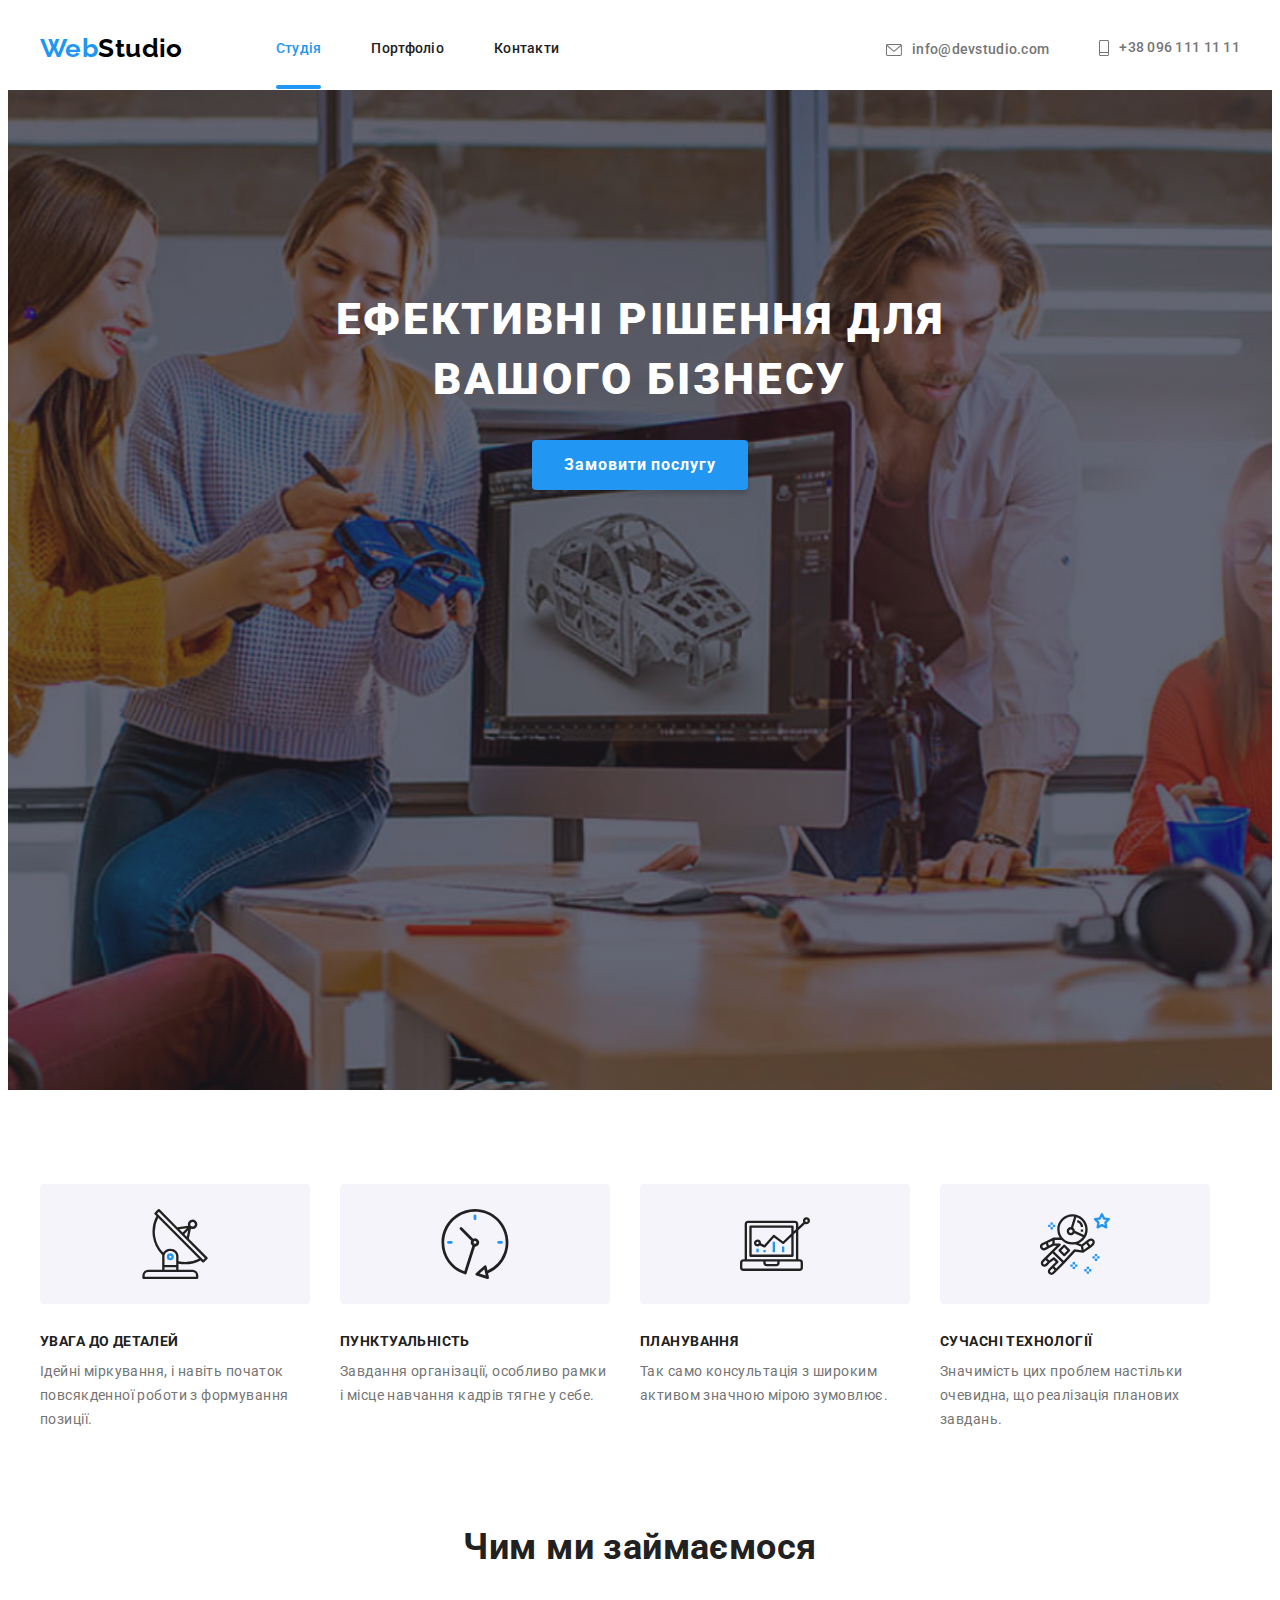
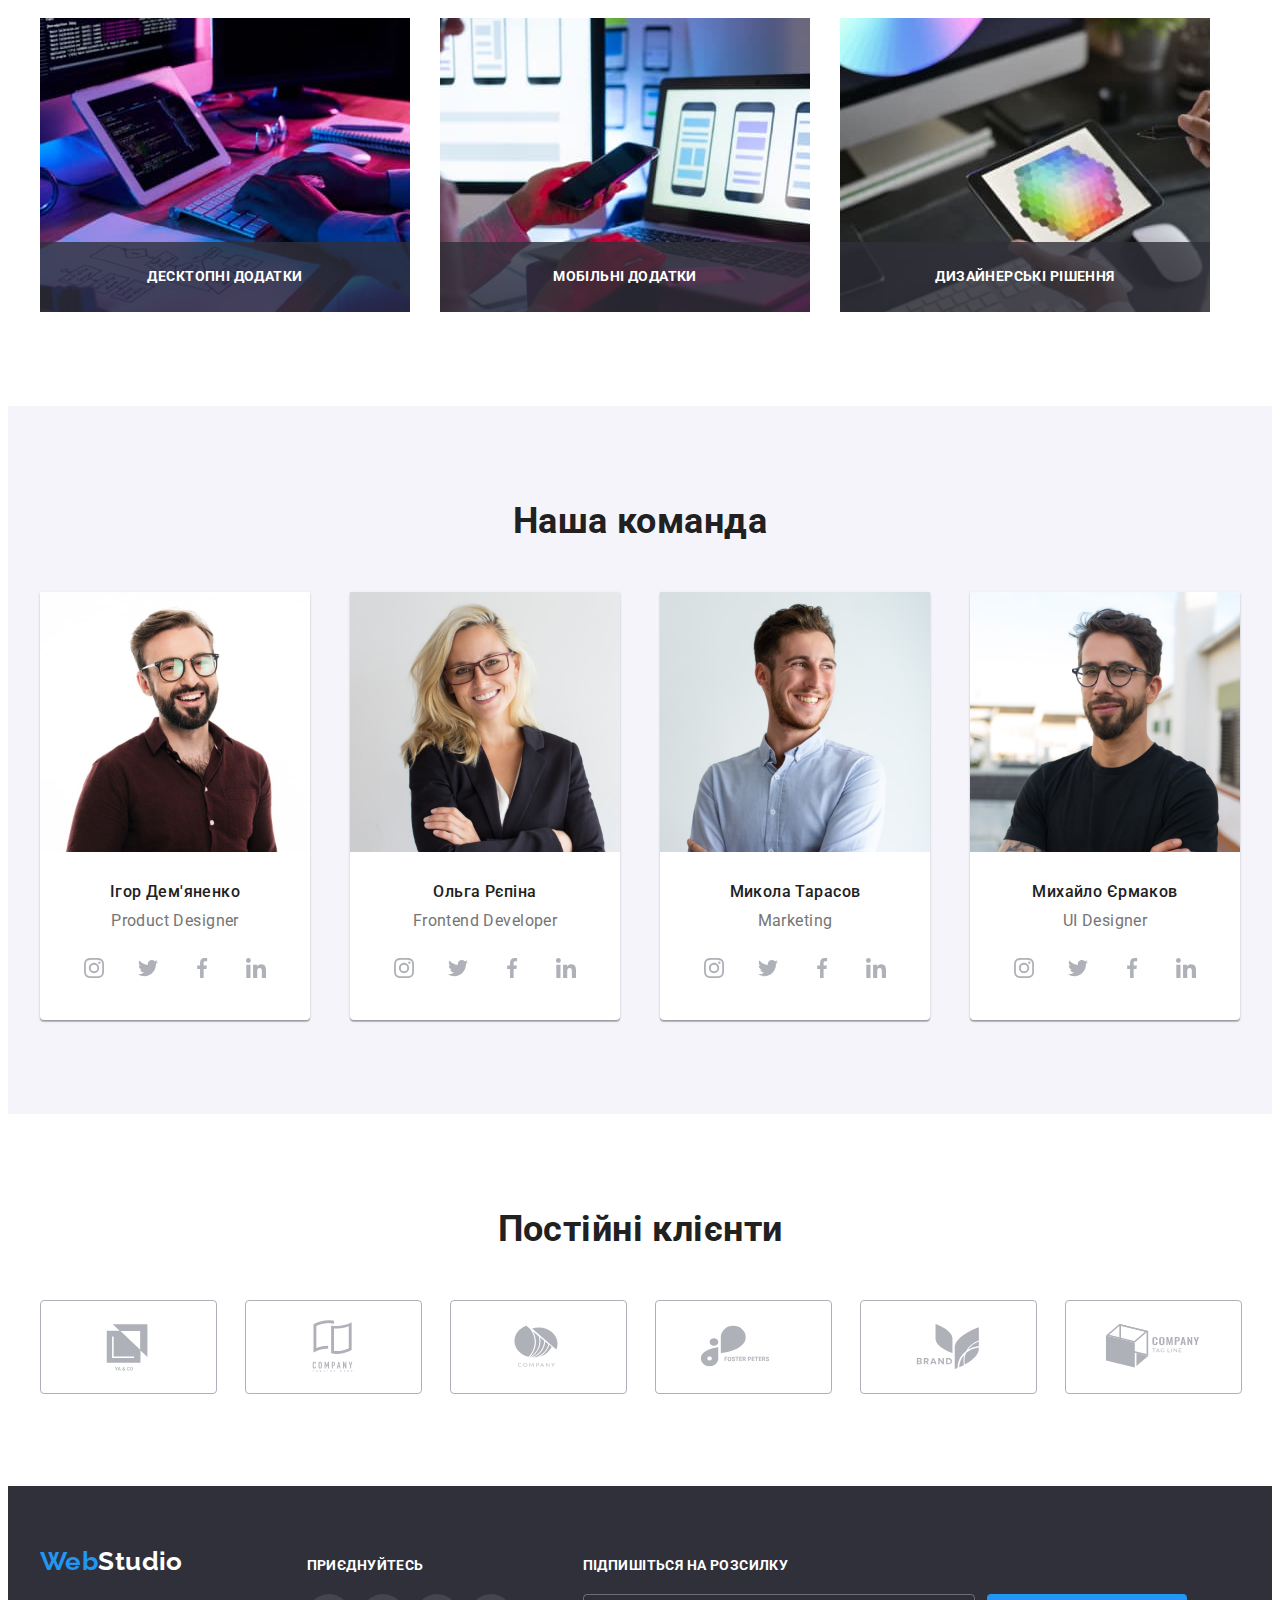
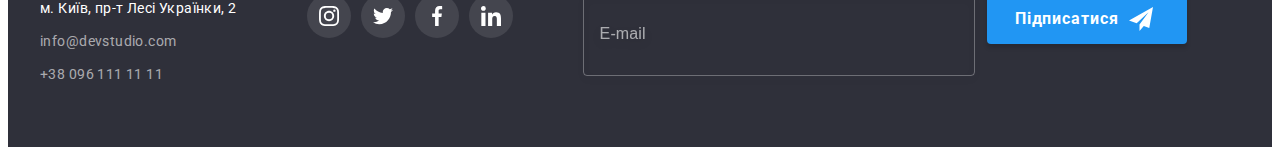
<file: index.html>
<!DOCTYPE html>
<html lang="uk">
  <head>
    <meta charset="UTF-8" />
    <meta http-equiv="X-UA-Compatible" content="IE=edge" />
    <meta name="viewport" content="width=device-width, initial-scale=1.0" />
    <title>WebStudio</title>
    <link rel="preconnect" href="https://fonts.googleapis.com" />
    <link rel="preconnect" href="https://fonts.gstatic.com" crossorigin />
    <link
      href="https://fonts.googleapis.com/css2?family=Raleway:wght@700&family=Roboto:wght@400;500;700;900&display=swap"
      rel="stylesheet"
    />
    <link
      rel="stylesheet"
      href="https://cdnjs.cloudflare.com/ajax/libs/modern-normalize/1.1.0/modern-normalize.min.css"
      integrity="sha512-wpPYUAdjBVSE4KJnH1VR1HeZfpl1ub8YT/NKx4PuQ5NmX2tKuGu6U/JRp5y+Y8XG2tV+wKQpNHVUX03MfMFn9Q=="
      crossorigin="anonymous"
      referrerpolicy="no-referrer"
    />
    <link rel="stylesheet" href="./css/styles.css" />
  </head>
  <body>
    <header class="header">
      <div class="container header-container">
        <nav class="header-novigation">
          <a class="header-logo link" href="./index.html"
            >Web<span class="header-logo-studio">Studio</span></a
          >
          <ul class="header-list list">
            <li class="header-item">
              <a class="header-link link current" href="./index.html">Студія</a>
            </li>
            <li class="header-item">
              <a class="header-link link" href="./portfolio.html">Портфоліо</a>
            </li>
            <li class="header-item">
              <a class="header-link link" href="">Контакти</a>
            </li>
          </ul>
        </nav>

        <ul class="contact list">
          <li class="header-сontaсt">
            <a class="header-mail link" href="mailto:info@devstudio.com">
              <svg class="header-mail-icon" width="16" height="12">
                <use href="./images/icons.svg#icon-envelope"></use></svg
              >info@devstudio.com</a
            >
          </li>
          <li class="header-сontaсt">
            <a class="header-tel link" href="tel:+380961111111">
              <svg class="header-tel-icon" width="10" height="16">
                <use href="./images/icons.svg#icon-smartphone"></use></svg
              >+38 096 111 11 11</a
            >
          </li>
        </ul>
      </div>
    </header>
    <main>
      <section class="hero">
        <div class="container">
          <h1 class="hero-title">Ефективні рішення для вашого бізнесу</h1>
          <button class="hero-btn" type="button" data-modal-open>
            Замовити послугу
          </button>
        </div>
      </section>
      <section class="nuance section">
        <div class="container">
          <h2 class="nuance-title visually-hidden">Особливості</h2>
          <ul class="nuance-list list">
            <li class="nuance-item">
              <div class="nuance-box">
                <svg class="nuance-box-icon" width="70" height="70">
                  <use href="./images/icons.svg#icon-antenna"></use>
                </svg>
              </div>
              <h3 class="details">Увага до деталей</h3>
              <p class="details-list">
                Ідейні міркування, і навіть початок повсякденної роботи з
                формування позиції.
              </p>
            </li>
            <li class="nuance-item">
              <div class="nuance-box">
                <svg class="nuance-box-icon" width="70" height="70">
                  <use href="./images/icons.svg#icon-clock"></use>
                </svg>
              </div>
              <h3 class="punctuality">Пунктуальність</h3>
              <p class="punctuality-list">
                Завдання організації, особливо рамки і місце навчання кадрів
                тягне у себе.
              </p>
            </li>
            <li class="nuance-item">
              <div class="nuance-box">
                <svg class="nuance-box-icon" width="70" height="70">
                  <use href="./images/icons.svg#icon-diagram"></use>
                </svg>
              </div>
              <h3 class="plan">Планування</h3>
              <p class="plan-list">
                Так само консультація з широким активом значною мірою зумовлює.
              </p>
            </li>
            <li class="nuance-item">
              <div class="nuance-box">
                <svg class="nuance-box-icon" width="70" height="70">
                  <use href="./images/icons.svg#icon-astronaut"></use>
                </svg>
              </div>
              <h3 class="technolody">Сучасні технології</h3>
              <p class="technolody-list">
                Значимість цих проблем настільки очевидна, що реалізація
                планових завдань.
              </p>
            </li>
          </ul>
        </div>
      </section>
      <section class="work section">
        <div class="container">
          <h2 class="work-title">Чим ми займаємося</h2>
          <ul class="work-list list">
            <li class="work-item">
              <img
                src="./images/img.jpg"
                alt="Людина пише програму"
                width="370"
              />
              <p class="work-text">Десктопні додатки</p>
            </li>
            <li class="work-item">
              <img src="./images/img1.jpg" alt="Мобільні додатки" width="370" />
              <p class="work-text">Мобільні додатки</p>
            </li>
            <li class="work-item">
              <img
                src="./images/img2.jpg"
                alt="Людина грає в ігри"
                width="370"
              />
              <p class="work-text">Дизайнерські рішення</p>
            </li>
          </ul>
        </div>
      </section>

      <section class="team section">
        <div class="container">
          <h2 class="team-title">Наша команда</h2>
          <ul class="team-list list">
            <li class="team-item">
              <img
                src="./images/img3.jpg"
                alt="Чоловік в окулярах і сорочці"
                width="270"
              />
              <div class="card">
                <h3 class="team-item-name">Ігор Дем'яненко</h3>
                <p class="team-item-position" lang="en">Product Designer</p>
                <ul class="card-list list">
                  <li class="card-item">
                    <a
                      class="card-link link"
                      href=""
                      target="_blank"
                      rel="noopener noreferrer nofollow"
                    >
                      <svg class="card-soc-icon" width="20" height="20">
                        <use href="./images/icons.svg#icon-instagram"></use>
                      </svg>
                    </a>
                  </li>
                  <li class="card-item">
                    <a
                      class="card-link link"
                      href=""
                      target="_blank"
                      rel="noopener noreferrer nofollow"
                    >
                      <svg class="card-soc-icon" width="20" height="20">
                        <use href="./images/icons.svg#icon-twitter"></use>
                      </svg>
                    </a>
                  </li>
                  <li class="card-item">
                    <a
                      class="card-link link"
                      href=""
                      target="_blank"
                      rel="noopener noreferrer nofollow"
                    >
                      <svg class="card-soc-icon" width="20" height="20">
                        <use href="./images/icons.svg#icon-facebook"></use>
                      </svg>
                    </a>
                  </li>
                  <li class="card-item">
                    <a
                      class="card-link link"
                      href=""
                      target="_blank"
                      rel="noopener noreferrer nofollow"
                    >
                      <svg class="card-soc-icon" width="20" height="20">
                        <use href="./images/icons.svg#icon-linkedin"></use>
                      </svg>
                    </a>
                  </li>
                </ul>
              </div>
            </li>
            <li class="team-item">
              <img src="./images/img4.jpg" alt="Гарна дівчина" width="270" />
              <div class="card">
                <h3 class="team-item-name">Ольга Рєпіна</h3>
                <p class="team-item-position" lang="en">Frontend Developer</p>
                <ul class="card-list list">
                  <li class="card-item">
                    <a
                      class="card-link link"
                      href=""
                      target="_blank"
                      rel="noopener noreferrer nofollow"
                    >
                      <svg class="card-soc-icon" width="20" height="20">
                        <use href="./images/icons.svg#icon-instagram"></use>
                      </svg>
                    </a>
                  </li>
                  <li class="card-item">
                    <a
                      class="card-link link"
                      href=""
                      target="_blank"
                      rel="noopener noreferrer nofollow"
                    >
                      <svg class="card-soc-icon" width="20" height="20">
                        <use href="./images/icons.svg#icon-twitter"></use>
                      </svg>
                    </a>
                  </li>
                  <li class="card-item">
                    <a
                      class="card-link link"
                      href=""
                      target="_blank"
                      rel="noopener noreferrer nofollow"
                    >
                      <svg class="card-soc-icon" width="20" height="20">
                        <use href="./images/icons.svg#icon-facebook"></use>
                      </svg>
                    </a>
                  </li>
                  <li class="card-item">
                    <a
                      class="card-link link"
                      href=""
                      target="_blank"
                      rel="noopener noreferrer nofollow"
                    >
                      <svg class="card-soc-icon" width="20" height="20">
                        <use href="./images/icons.svg#icon-linkedin"></use>
                      </svg>
                    </a>
                  </li>
                </ul>
              </div>
            </li>
            <li class="team-item">
              <img
                src="./images/img5.jpg"
                alt="Гарний молодий чоловік"
                width="270"
              />
              <div class="card">
                <h3 class="team-item-name">Микола Тарасов</h3>
                <p class="team-item-position" lang="en">Marketing</p>
                <ul class="card-list list">
                  <li class="card-item">
                    <a
                      class="card-link link"
                      href=""
                      target="_blank"
                      rel="noopener noreferrer nofollow"
                    >
                      <svg class="card-soc-icon" width="20" height="20">
                        <use href="./images/icons.svg#icon-instagram"></use>
                      </svg>
                    </a>
                  </li>
                  <li class="card-item">
                    <a
                      class="card-link link"
                      href=""
                      target="_blank"
                      rel="noopener noreferrer nofollow"
                    >
                      <svg class="card-soc-icon" width="20" height="20">
                        <use href="./images/icons.svg#icon-twitter"></use>
                      </svg>
                    </a>
                  </li>
                  <li class="card-item">
                    <a
                      class="card-link link"
                      href=""
                      target="_blank"
                      rel="noopener noreferrer nofollow"
                    >
                      <svg class="card-soc-icon" width="20" height="20">
                        <use href="./images/icons.svg#icon-facebook"></use>
                      </svg>
                    </a>
                  </li>
                  <li class="card-item">
                    <a
                      class="card-link link"
                      href=""
                      target="_blank"
                      rel="noopener noreferrer nofollow"
                    >
                      <svg class="card-soc-icon" width="20" height="20">
                        <use href="./images/icons.svg#icon-linkedin"></use>
                      </svg>
                    </a>
                  </li>
                </ul>
              </div>
            </li>
            <li class="team-item">
              <img
                src="./images/img6.jpg"
                alt="Молодий чоловік в окулярах"
                width="270"
              />
              <div class="card">
                <h3 class="team-item-name">Михайло Єрмаков</h3>
                <p class="team-item-position" lang="en">UI Designer</p>
                <ul class="card-list list">
                  <li class="card-item">
                    <a
                      class="card-link link"
                      href=""
                      target="_blank"
                      rel="noopener noreferrer nofollow"
                    >
                      <svg class="card-soc-icon" width="20" height="20">
                        <use href="./images/icons.svg#icon-instagram"></use>
                      </svg>
                    </a>
                  </li>
                  <li class="card-item">
                    <a
                      class="card-link link"
                      href=""
                      target="_blank"
                      rel="noopener noreferrer nofollow"
                    >
                      <svg class="card-soc-icon" width="20" height="20">
                        <use href="./images/icons.svg#icon-twitter"></use>
                      </svg>
                    </a>
                  </li>
                  <li class="card-item">
                    <a
                      class="card-link link"
                      href=""
                      target="_blank"
                      rel="noopener noreferrer nofollow"
                    >
                      <svg class="card-soc-icon" width="20" height="20">
                        <use href="./images/icons.svg#icon-facebook"></use>
                      </svg>
                    </a>
                  </li>
                  <li class="card-item">
                    <a
                      class="card-link link"
                      href=""
                      target="_blank"
                      rel="noopener noreferrer nofollow"
                    >
                      <svg class="card-soc-icon" width="20" height="20">
                        <use href="./images/icons.svg#icon-linkedin"></use>
                      </svg>
                    </a>
                  </li>
                </ul>
              </div>
            </li>
          </ul>
        </div>
      </section>
      <section class="client section">
        <div class="container">
          <h2 class="client-title">Постійні клієнти</h2>
          <ul class="client-list list">
            <li class="client-item">
              <a
                href=""
                target="_blank"
                rel="noopener noreferrer nofollow"
                class="client-link link"
              >
                <svg class="client-logo" width="106" height="60">
                  <use href="./images/icons.svg#icon-logo1"></use>
                </svg>
              </a>
            </li>
            <li class="client-item">
              <a
                href=""
                target="_blank"
                rel="noopener noreferrer nofollow"
                class="client-link link"
              >
                <svg class="client-logo" width="106" height="60">
                  <use href="./images/icons.svg#icon-logo2"></use>
                </svg>
              </a>
            </li>
            <li class="client-item">
              <a
                href=""
                target="_blank"
                rel="noopener noreferrer nofollow"
                class="client-link link"
              >
                <svg class="client-logo" width="106" height="60">
                  <use href="./images/icons.svg#icon-logo3"></use>
                </svg>
              </a>
            </li>
            <li class="client-item">
              <a
                href=""
                target="_blank"
                rel="noopener noreferrer nofollow"
                class="client-link link"
              >
                <svg class="client-logo" width="106" height="60">
                  <use href="./images/icons.svg#icon-logo4"></use>
                </svg>
              </a>
            </li>
            <li class="client-item">
              <a
                href=""
                target="_blank"
                rel="noopener noreferrer nofollow"
                class="client-link link"
              >
                <svg class="client-logo" width="106" height="60">
                  <use href="./images/icons.svg#icon-logo5"></use>
                </svg>
              </a>
            </li>
            <li class="client-item">
              <a
                href=""
                target="_blank"
                rel="noopener noreferrer nofollow"
                class="client-link link"
              >
                <svg class="client-logo" width="106" height="60">
                  <use href="./images/icons.svg#icon-logo6"></use>
                </svg>
              </a>
            </li>
          </ul>
        </div>
      </section>
    </main>
    <footer class="footer">
      <div class="container footer-address-soc">
        <div class="footer-adrdress">
          <a class="footer-logo link" href="./index.html"
            >Web<span class="footer-logo-studio">Studio</span></a
          >
          <address class="footer-address">
            <ul class="footer-list list">
              <li class="footer-item">
                <a
                  class="footer-link link"
                  href="https://goo.gl/maps/CPtrU1FHBa2aNyZL9"
                  target="_blank"
                  rel="noopener noreferrer nofollow"
                  >м. Київ, пр-т Лесі Українки, 2</a
                >
              </li>
              <li class="footer-item">
                <a class="footer-mail link" href="mailto:info@devstudio.com"
                  >info@devstudio.com</a
                >
              </li>
              <li class="footer-item">
                <a class="footer-tel link" href="tel:+380961111111"
                  >+38 096 111 11 11</a
                >
              </li>
            </ul>
          </address>
        </div>
        <div class="footer-soc">
          <p class="footer-soc-text">Приєднуйтесь</p>
          <ul class="footer-soc-list list">
            <li class="footer-soc-item">
              <a
                class="footer-soc-link link"
                href=""
                target="_blank"
                rel="noopener noreferrer nofollow"
              >
                <svg class="footer-soc-icon" width="20" height="20">
                  <use href="./images/icons.svg#icon-instagram"></use>
                </svg>
              </a>
            </li>
            <li class="footer-soc-item">
              <a
                class="footer-soc-link link"
                href=""
                target="_blank"
                rel="noopener noreferrer nofollow"
              >
                <svg class="footer-soc-icon" width="20" height="20">
                  <use href="./images/icons.svg#icon-twitter"></use>
                </svg>
              </a>
            </li>
            <li class="footer-soc-item">
              <a
                class="footer-soc-link link"
                href=""
                target="_blank"
                rel="noopener noreferrer nofollow"
              >
                <svg class="footer-soc-icon" width="20" height="20">
                  <use href="./images/icons.svg#icon-facebook"></use>
                </svg>
              </a>
            </li>
            <li class="footer-soc-item">
              <a
                class="footer-soc-link link"
                href=""
                target="_blank"
                rel="noopener noreferrer nofollow"
              >
                <svg class="footer-soc-icon" width="20" height="20">
                  <use href="./images/icons.svg#icon-linkedin"></use>
                </svg>
              </a>
            </li>
          </ul>
        </div>
        <div class="footer-join">
          <form>
            <p class="footer-join-title">Підпишіться на розсилку</p>
            <div class="footer-join-input">
              <input
                type="email"
                class="footer-input"
                name="join-email"
                placeholder="E-mail"
              />
              <button type="submit" class="footer-join-btn">
                Підписатися
                <svg class="footer-send-icon" width="24" height="24">
                  <use href="./images/icons.svg#icon-send"></use>
                </svg>
              </button>
            </div>
          </form>
        </div>
      </div>
    </footer>
    <div class="backdrop is-hidden" data-modal>
      <div class="modal">
        <button type="button" class="modal-btn" data-modal-close>
          <svg class="modal-btn-icon" width="18" height="18">
            <use href="./images/icons.svg#icon-modal-close"></use>
          </svg>
        </button>
        <p class="modal-title">Залиште свої дані, ми вам передзвонимо</p>
        <form>
          <div class="modal-field">
            <label for="user-name" class="modal-label">Ім'я</label>
            <div class="input-wrap">
              <input
                type="text"
                class="modal-input"
                name="user-name"
                id="user-name"
                placeholder="Іван Петренко"
                required
              />
              <svg class="modal-icon" width="18" height="18">
                <use href="./images/icons.svg#icon-person-modal"></use>
              </svg>
            </div>
          </div>
          <div class="modal-field">
            <label for="user-tel" class="modal-label">Телефон</label>
            <div class="input-wrap">
              <input
                type="tel"
                class="modal-input"
                name="user-tel"
                id="user-tel"
                placeholder="+38099758545"
                required
              />
              <svg class="modal-icon" width="18" height="18">
                <use href="./images/icons.svg#icon-phone-modal"></use>
              </svg>
            </div>
          </div>
          <div class="modal-field">
            <label for="user-email" class="modal-label">Пошта</label>
            <div class="input-wrap">
              <input
                type="email"
                class="modal-input"
                name="user-email"
                id="user-email"
                placeholder="idf@gmail.com"
                required
              />
              <svg class="modal-icon" width="18" height="18">
                <use href="./images/icons.svg#icon-email-modal"></use>
              </svg>
            </div>
          </div>
          <div class="modal-coment">
            <label for="user-comment" class="modal-label">Коментар</label>
            <textarea
              name="user-comment"
              id="user-comment"
              class="modal-text"
              placeholder="Введіть текст"
            ></textarea>
          </div>
          <div class="modal-check">
            <input
              type="checkbox"
              name="privacy"
              id="privacy"
              class="input-check visually-hidden"
            />
            <label for="privacy" class="check-text">
              <span>
                <svg class="check-icon" width="16" height="15">
                  <use href="./images/icons.svg#icon-check"></use></svg></span
              >Погоджуюся з розсилкою та приймаю<a href="" class="check-link"
                >Умови договору</a
              ></label
            >
          </div>
          <button type="submit" class="modal-submit">Відправити</button>
        </form>
      </div>
    </div>
    <script src="./js/modal.js"></script>
  </body>
</html>
</file>
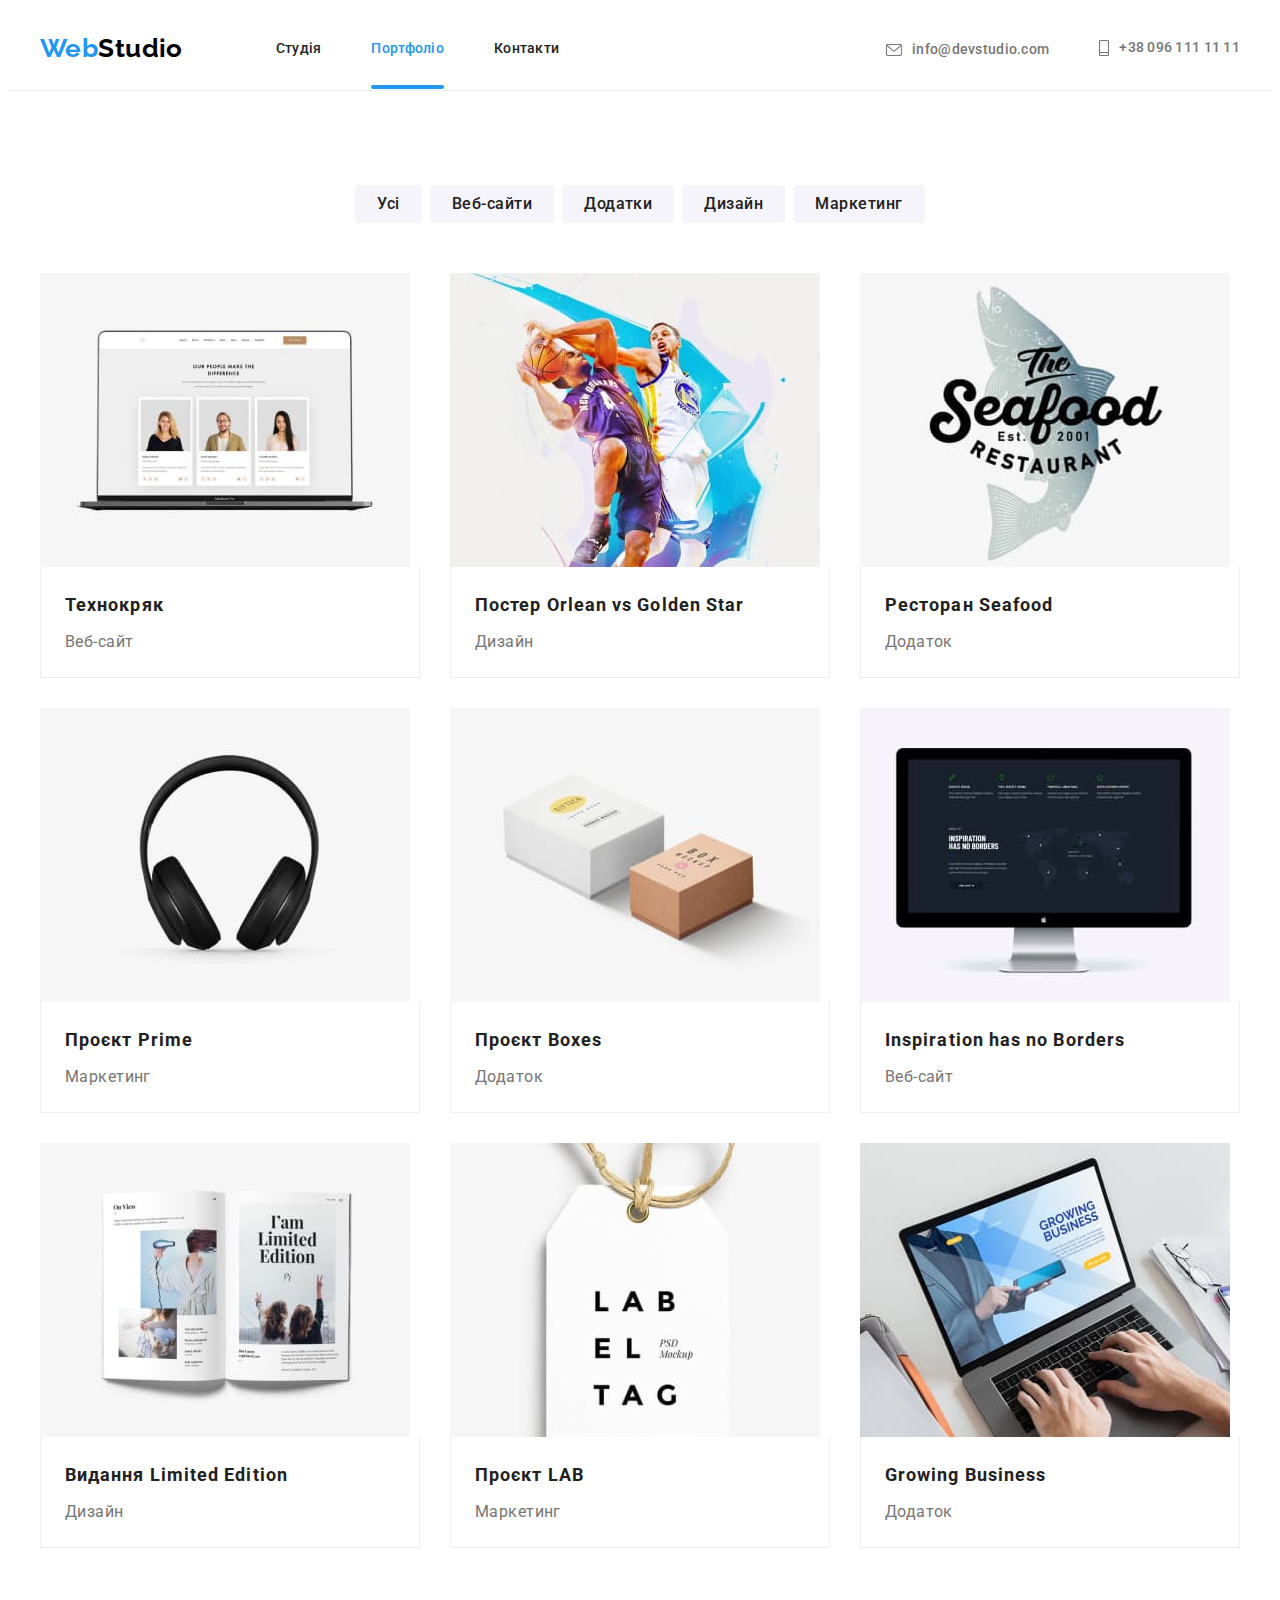
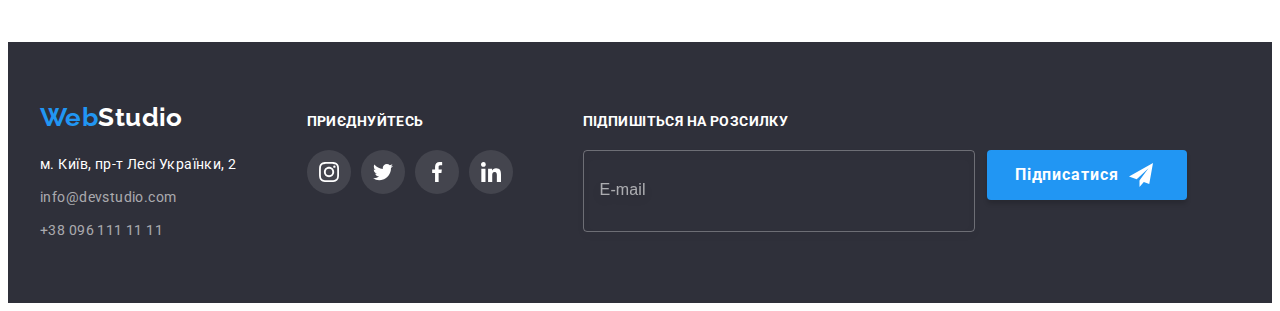
<file: portfolio.html>
<!DOCTYPE html>
<html lang="uk">
  <head>
    <meta charset="UTF-8" />
    <meta http-equiv="X-UA-Compatible" content="IE=edge" />
    <meta name="viewport" content="width=device-width, initial-scale=1.0" />
    <title>WebStudio</title>
    <link rel="preconnect" href="https://fonts.googleapis.com" />
    <link rel="preconnect" href="https://fonts.gstatic.com" crossorigin />
    <link
      href="https://fonts.googleapis.com/css2?family=Raleway:wght@700&family=Roboto:wght@400;500;700;900&display=swap"
      rel="stylesheet"
    />
    <link
      rel="stylesheet"
      href="https://cdnjs.cloudflare.com/ajax/libs/modern-normalize/1.1.0/modern-normalize.min.css"
      integrity="sha512-wpPYUAdjBVSE4KJnH1VR1HeZfpl1ub8YT/NKx4PuQ5NmX2tKuGu6U/JRp5y+Y8XG2tV+wKQpNHVUX03MfMFn9Q=="
      crossorigin="anonymous"
      referrerpolicy="no-referrer"
    />
    <link rel="stylesheet" href="./css/styles.css" />
  </head>
  <body>
    <header class="header border">
      <div class="container header-container">
        <nav class="header-novigation">
          <a class="header-logo link" href="./index.html"
            >Web<span class="header-logo-studio">Studio</span></a
          >
          <ul class="header-list list">
            <li class="header-item">
              <a class="header-link link" href="./index.html">Студія</a>
            </li>
            <li class="header-item">
              <a class="header-link link current" href="./portfolio.html"
                >Портфоліо</a
              >
            </li>
            <li class="header-item">
              <a class="header-link link" href="">Контакти</a>
            </li>
          </ul>
        </nav>

        <ul class="contact list">
          <li class="header-сontaсt">
            <a class="header-mail link" href="mailto:info@devstudio.com">
              <svg class="header-mail-icon" width="16" height="12">
                <use href="./images/icons.svg#icon-envelope"></use></svg
              >info@devstudio.com</a
            >
          </li>
          <li class="header-сontaсt">
            <a class="header-tel link" href="tel:+380961111111">
              <svg class="header-tel-icon" width="10" height="16">
                <use href="./images/icons.svg#icon-smartphone"></use></svg
              >+38 096 111 11 11</a
            >
          </li>
        </ul>
      </div>
    </header>
    <main>
      <section class="portfolio section">
        <div class="container">
          <h1 class="title visually-hidden">Портфоліо веб-студія</h1>
          <ul class="list portfolio-btn">
            <li><button class="btn" type="button">Усі</button></li>
            <li><button class="btn" type="button">Веб-сайти</button></li>
            <li><button class="btn" type="button">Додатки</button></li>
            <li><button class="btn" type="button">Дизайн</button></li>
            <li><button class="btn" type="button">Маркетинг</button></li>
          </ul>
          <ul class="list portfolio-card">
            <li class="card-box">
              <a href="" class="card-box-link link">
                <div class="portfolio-wrap">
                  <img
                    src="./images/portfolio1.jpg"
                    alt="фото трьох людей"
                    width="370"
                  />
                  <p class="overlay-text">
                    Ресурс пропонує комплексні пропозиції з різним рівнем
                    функціоналу та сервісів. Все це дозволить відвідувачу
                    отримати вичерпні відомості про компанію чи приватну особу.
                  </p>
                </div>
                <div class="portfolio-text">
                  <h2 class="list-title">Технокряк</h2>
                  <p class="list-text">Веб-сайт</p>
                </div>
              </a>
            </li>
            <li class="card-box">
              <a href="" class="card-box-link link">
                <div class="portfolio-wrap">
                  <img
                    src="./images/portfolio2.jpg"
                    alt="двоє чоловіків грають у баскетбол"
                    width="370"
                  />
                  <p class="overlay-text">
                    Ресурс пропонує комплексні пропозиції з різним рівнем
                    функціоналу та сервісів. Все це дозволить відвідувачу
                    отримати вичерпні відомості про компанію чи приватну особу.
                  </p>
                </div>
                <div class="portfolio-text">
                  <h2 class="list-title">
                    Постер <span lang="en">Orlean vs Golden Star</span>
                  </h2>
                  <p class="list-text">Дизайн</p>
                </div>
              </a>
            </li>
            <li class="card-box">
              <a href="" class="card-box-link link">
                <div class="portfolio-wrap">
                  <img
                    src="./images/portfolio3.jpg"
                    alt="логотип ресторану"
                    width="370"
                  />
                  <p class="overlay-text">
                    Ресурс пропонує комплексні пропозиції з різним рівнем
                    функціоналу та сервісів. Все це дозволить відвідувачу
                    отримати вичерпні відомості про компанію чи приватну особу.
                  </p>
                </div>
                <div class="portfolio-text">
                  <h2 class="list-title">
                    Ресторан <span lang="en">Seafood</span>
                  </h2>
                  <p class="list-text">Додаток</p>
                </div>
              </a>
            </li>
            <li class="card-box">
              <a href="" class="card-box-link link">
                <div class="portfolio-wrap">
                  <img
                    src="./images/portfolio4.jpg"
                    alt="навушники"
                    width="370"
                  />
                  <p class="overlay-text">
                    Ресурс пропонує комплексні пропозиції з різним рівнем
                    функціоналу та сервісів. Все це дозволить відвідувачу
                    отримати вичерпні відомості про компанію чи приватну особу.
                  </p>
                </div>
                <div class="portfolio-text">
                  <h2 class="list-title">
                    Проєкт <span lang="en">Prime</span>
                  </h2>
                  <p class="list-text">Маркетинг</p>
                </div>
              </a>
            </li>
            <li class="card-box">
              <a href="" class="card-box-link link">
                <div class="portfolio-wrap">
                  <img
                    src="./images/portfolio5.jpg"
                    alt="коробочкі різних розмірів"
                    width="370"
                  />
                  <p class="overlay-text">
                    Ресурс пропонує комплексні пропозиції з різним рівнем
                    функціоналу та сервісів. Все це дозволить відвідувачу
                    отримати вичерпні відомості про компанію чи приватну особу.
                  </p>
                </div>
                <div class="portfolio-text">
                  <h2 class="list-title">
                    Проєкт <span lang="en">Boxes</span>
                  </h2>
                  <p class="list-text">Додаток</p>
                </div>
              </a>
            </li>
            <li class="card-box">
              <a href="" class="card-box-link link">
                <div class="portfolio-wrap">
                  <img
                    src="./images/portfolio6.jpg"
                    alt="монітор компьютера"
                    width="370"
                  />
                  <p class="overlay-text">
                    Ресурс пропонує комплексні пропозиції з різним рівнем
                    функціоналу та сервісів. Все це дозволить відвідувачу
                    отримати вичерпні відомості про компанію чи приватну особу.
                  </p>
                </div>
                <div class="portfolio-text">
                  <h2 lang="en" class="list-title">
                    Inspiration has no Borders
                  </h2>
                  <p class="list-text">Веб-сайт</p>
                </div>
              </a>
            </li>
            <li class="card-box">
              <a href="" class="card-box-link link">
                <div class="portfolio-wrap">
                  <img
                    src="./images/portfolio7.jpg"
                    alt="відкрита книга"
                    width="370"
                  />
                  <p class="overlay-text">
                    Ресурс пропонує комплексні пропозиції з різним рівнем
                    функціоналу та сервісів. Все це дозволить відвідувачу
                    отримати вичерпні відомості про компанію чи приватну особу.
                  </p>
                </div>
                <div class="portfolio-text">
                  <h2 class="list-title">
                    Видання<span lang="en"> Limited Edition</span>
                  </h2>
                  <p class="list-text">Дизайн</p>
                </div>
              </a>
            </li>
            <li class="card-box">
              <a href="" class="card-box-link link">
                <div class="portfolio-wrap">
                  <img
                    src="./images/portfolio8.jpg"
                    alt="бірочка"
                    width="370"
                  />
                  <p class="overlay-text">
                    Ресурс пропонує комплексні пропозиції з різним рівнем
                    функціоналу та сервісів. Все це дозволить відвідувачу
                    отримати вичерпні відомості про компанію чи приватну особу.
                  </p>
                </div>
                <div class="portfolio-text">
                  <h2 class="list-title">Проєкт <span lang="en">LAB</span></h2>
                  <p class="list-text">Маркетинг</p>
                </div>
              </a>
            </li>
            <li class="card-box">
              <a href="" class="card-box-link link">
                <div class="portfolio-wrap">
                  <img
                    src="./images/portfolio9.jpg"
                    alt="людина працює за компьютером"
                    width="370"
                  />
                  <p class="overlay-text">
                    Ресурс пропонує комплексні пропозиції з різним рівнем
                    функціоналу та сервісів. Все це дозволить відвідувачу
                    отримати вичерпні відомості про компанію чи приватну особу.
                  </p>
                </div>
                <div class="portfolio-text">
                  <h2 lang="en" class="list-title">Growing Business</h2>
                  <p class="list-text">Додаток</p>
                </div>
              </a>
            </li>
          </ul>
        </div>
      </section>
    </main>
    <footer class="footer">
      <div class="container footer-address-soc">
        <div class="footer-adrdress">
          <a class="footer-logo link" href="./index.html"
            >Web<span class="footer-logo-studio">Studio</span></a
          >
          <address class="footer-address">
            <ul class="footer-list list">
              <li class="footer-item">
                <a
                  class="footer-link link"
                  href="https://goo.gl/maps/CPtrU1FHBa2aNyZL9"
                  target="_blank"
                  rel="noopener noreferrer nofollow"
                  >м. Київ, пр-т Лесі Українки, 2
                </a>
              </li>
              <li class="footer-item">
                <a class="footer-mail link" href="mailto:info@devstudio.com"
                  >info@devstudio.com</a
                >
              </li>
              <li class="footer-item">
                <a class="footer-tel link" href="tel:+380961111111"
                  >+38 096 111 11 11</a
                >
              </li>
            </ul>
          </address>
        </div>
        <div class="footer-soc">
          <p class="footer-soc-text">Приєднуйтесь</p>
          <ul class="footer-soc-list list">
            <li class="footer-soc-item">
              <a
                class="footer-soc-link link"
                href=""
                target="_blank"
                rel="noopener noreferrer nofollow"
              >
                <svg class="footer-soc-icon" width="20" height="20">
                  <use href="./images/icons.svg#icon-instagram"></use>
                </svg>
              </a>
            </li>
            <li class="footer-soc-item">
              <a
                class="footer-soc-link link"
                href=""
                target="_blank"
                rel="noopener noreferrer nofollow"
              >
                <svg class="footer-soc-icon" width="20" height="20">
                  <use href="./images/icons.svg#icon-twitter"></use>
                </svg>
              </a>
            </li>
            <li class="footer-soc-item">
              <a
                class="footer-soc-link link"
                href=""
                target="_blank"
                rel="noopener noreferrer nofollow"
              >
                <svg class="footer-soc-icon" width="20" height="20">
                  <use href="./images/icons.svg#icon-facebook"></use>
                </svg>
              </a>
            </li>
            <li class="footer-soc-item">
              <a
                class="footer-soc-link link"
                href=""
                target="_blank"
                rel="noopener noreferrer nofollow"
              >
                <svg class="footer-soc-icon" width="20" height="20">
                  <use href="./images/icons.svg#icon-linkedin"></use>
                </svg>
              </a>
            </li>
          </ul>
        </div>
        <div class="footer-join">
          <form>
            <p class="footer-join-title">Підпишіться на розсилку</p>
            <div class="footer-join-input">
              <input
                type="email"
                class="footer-input"
                name="join-email"
                placeholder="E-mail"
              />
              <button type="submit" class="footer-join-btn">
                Підписатися
                <svg class="footer-send-icon" width="24" height="24">
                  <use href="./images/icons.svg#icon-send"></use>
                </svg>
              </button>
            </div>
          </form>
        </div>
      </div>
    </footer>
  </body>
</html>
</file>
<file: css/styles.css>
:root {
  --prime-text: #757575;
  --title-text-color: #212121;
  --accent-color: #2196f3;
  --hero-text-color: #ffffff;
  --footer-text-color: #ffffff;
  --color-work-text: #ffffff;
  --button-color: #2196f3;
  --header-logo-studio: #000;
  --background-color-hero: #2f303a;
  --background-color-footer: #2f303a;
  --footer-logo-studio: #ffffff;
  --footer-link-color: #ffffff;
  --footer-tel-color: rgba(255, 255, 255, 0.6);
  --background-color-prime: #ffffff;
  --background-color-sekond: #f5f4fa;
  --background-color-portfolio: #f5f5f5;
  --background-color-btn: #f5f4fa;
  --text-btn-color: #ffffff;
  --border-color: #ececec;
  --card-border-color: #eeeeee;
  --background-card: #ffffff;
  --background-work-text: rgba(47, 48, 58, 0.8);
  --background-color-icon: #f5f4fa;
  --color-icon-soc: #afb1b8;
  --color-icon-logo: #afb1b8;
  --accent-icon-soc: #ffffff;
  --color-icon-soc-footer: #ffffff;
  --background-icon-soc-footer: rgba(255, 255, 255, 0.1);
  --border-color-client: #afb1b8;
  --transform: 250ms cubic-bezier(0.4, 0, 0.2, 1);
  --color-text-overlay: #ffffff;
  --background-backdrop: rgba(0, 0, 0, 0.2);
  --background-modal: #ffffff;
  --border-check: #212121;
}
body {
  font-family: roboto, sans-serif;
  color: var(--prime-text);
  background-color: var(--background-color-prime);
  font-size: 14px;
  letter-spacing: 0.03em;
}

p,
h1,
h2,
h3,
h4,
h5,
h6 {
  margin: 0;
}
ul,
ol {
  margin: 0;
  padding-left: 0;
}
button {
  display: block;
  cursor: pointer;
  border: none;
  border-radius: 4px;
}
img {
  display: block;
  max-width: 100%;
  height: auto;
}
.footer-address {
  font-style: normal;
}
.list {
  list-style: none;
  padding-left: 0;
  margin: 0;
}
.link {
  text-decoration: none;
}
.container {
  width: 1200px;
  padding-right: 15px;
  padding-left: 15px;
  margin: 0 auto;
}
.section {
  padding-top: 94px;
  padding-bottom: 94px;
}
/* -----------header----------- */
.border {
  border-bottom: 1px solid var(--border-color);
}
.header-novigation {
  display: flex;
}
.header-list {
  display: flex;
  margin-left: 93px;
  gap: 50px;
}
.header-container {
  display: flex;
  align-items: center;
}
.contact {
  align-items: baseline;
  display: flex;
  margin-left: auto;
  gap: 50px;
}

.header-logo {
  display: block;
  padding-top: 24px;
  padding-bottom: 25px;

  font-family: "Raleway", sans-serif;
  font-weight: 700;
  font-size: 26px;
  line-height: 1.19;
  color: var(--accent-color);
}
.header-logo-studio {
  color: var(--header-logo-studio);
}
.header-link {
  display: block;
  padding-top: 32px;
  padding-bottom: 32px;
  font-weight: 500;
  line-height: 1.14;
  letter-spacing: 0.02em;
  color: var(--title-text-color);
  transition: color var(--transform);
}
.header-item {
  position: relative;
}
.current::after {
  position: absolute;
  content: "";
  display: block;
  width: 100%;
  height: 4px;
  background-color: var(--accent-color);
  border-radius: 2px;
  bottom: 0;
}

.header-mail,
.header-tel {
  display: flex;
  align-items: center;
  justify-content: center;
  fill: currentColor;
}
.header-mail-icon,
.header-tel-icon {
  margin-right: 10px;
}
.header-link:hover,
.header-link:focus {
  color: var(--accent-color);
}
.header-mail:hover,
.header-mail:focus,
.header-tel:hover,
.header-tel:focus {
  color: var(--accent-color);
}

.header-tel,
.header-mail {
  display: flex;
  padding-top: 32px;
  padding-bottom: 32px;
  font-weight: 500;
  line-height: 1.14;
  letter-spacing: 0.02em;
  color: var(--prime-text);
  transition: color var(--transform);
}
/* ---------hero-------- */
.hero {
  padding: 200px 0;
  max-width: 1600px;
  height: 600px;
  margin: 0 auto;
  background-color: var(--background-color-hero);
  background-image: linear-gradient(
      rgba(47, 48, 58, 0.4),
      rgba(47, 48, 58, 0.4)
    ),
    url(../images/hero.jpg);
  background-repeat: no-repeat;
  background-position: center;
  background-size: cover;
}
.hero-title {
  width: 696px;
  margin: 0 auto;
  margin-bottom: 30px;
  font-weight: 900;
  font-size: 44px;
  line-height: 1.36;
  text-align: center;
  letter-spacing: 0.06em;
  text-transform: uppercase;
  color: var(--hero-text-color);
}
.hero-btn {
  min-width: 216px;
  height: 50px;
  margin: 0 auto;
  padding: 10px 32px;

  font-family: "Roboto", sans-serif;
  font-weight: 700;
  font-size: 16px;
  line-height: 1.88;
  align-items: center;
  text-align: center;
  letter-spacing: 0.06em;
  color: var(--hero-text-color);
  background-color: var(--button-color);
  box-shadow: 0px 4px 4px rgba(0, 0, 0, 0.15);
}
/* ----nuance----- */
.visually-hidden {
  position: absolute;
  white-space: nowrap;
  width: 1px;
  height: 1px;
  overflow: hidden;
  border: 0;
  padding: 0;
  clip: rect(0 0 0 0);
  clip-path: inset(50%);
  margin: -1px;
}
.nuance,
.work,
.team,
.portfolio,
.client {
  padding-top: 94px;
  padding-bottom: 94px;
}
.nuance-list {
  display: flex;
  gap: 30px;
}
.nuance-item {
  width: 270px;
}
.nuance-box {
  display: flex;
  /* width: 270px; */
  height: 120px;
  align-items: center;
  justify-content: center;
  margin-bottom: 30px;
  background-color: var(--background-color-icon);
  border-radius: 4px;
}

.details,
.punctuality,
.plan,
.technolody {
  margin-bottom: 10px;
  font-size: 14px;
  line-height: 1.14;
  text-transform: uppercase;
  color: var(--title-text-color);
}
.details-list,
.punctuality-list,
.plan-list,
.technolody-list {
  line-height: 1.71;
}
/* ----work----- */
.work {
  padding-top: 0;
}
.work-title,
.team-title,
.client-title {
  margin-bottom: 50px;
  font-size: 36px;
  line-height: 1.17;
  text-align: center;
  color: var(--title-text-color);
}

.work-list {
  display: flex;
  gap: 30px;
}
.work-item {
  position: relative;
}
.work-text {
  position: absolute;
  width: 100%;
  height: 70px;
  display: flex;
  bottom: 0;
  font-weight: 700;
  line-height: 1.14;
  align-items: center;
  justify-content: center;
  text-transform: uppercase;
  color: var(--color-work-text);
  background-color: var(--background-work-text);
}

/* ---team--- */
.team {
  background-color: var(--background-color-sekond);
}

.team-list {
  display: flex;
  justify-content: space-between;
}
.team-item-name {
  margin-bottom: 10px;
  font-weight: 500;
  font-size: 16px;
  line-height: 1.19;
  color: var(--title-text-color);
}
.team-item-position {
  font-size: 16px;
  line-height: 1.19;
  margin-bottom: 16px;
}
.card {
  padding-top: 30px;
  padding-bottom: 30px;
  text-align: center;
}
.card-list,
.footer-soc-list {
  display: flex;
  justify-content: center;
  gap: 10px;
}
.card-item,
.footer-soc-item {
  width: 44px;
  height: 44px;
}
.card-link {
  display: flex;
  width: 100%;
  height: 100%;
  border-radius: 50%;
  color: var(--color-icon-soc);
  align-items: center;
  justify-content: center;
  transition: background-color var(--transform), color var(--transform);
}
.card-soc-icon {
  fill: currentColor;
}
.card-link:hover,
.card-link:focus {
  background-color: var(--accent-color);
  color: var(--accent-icon-soc);
}
.team-item {
  background: var(--background-card);
  box-shadow: 0px 1px 3px rgba(0, 0, 0, 0.12), 0px 1px 1px rgba(0, 0, 0, 0.14),
    0px 2px 1px rgba(0, 0, 0, 0.2);
  border-radius: 0px 0px 4px 4px;
}
/* -------CLIENT------- */
.client-title {
  margin-bottom: 50px;
  font-size: 36px;
  line-height: 1.17;
  text-align: center;

  color: var(--title-text-color);
}
.client-list {
  display: flex;
  gap: 30px;
}
.client-item {
  width: calc((100% - 150px) / 6);
  height: 92px;
}
.client-link {
  display: flex;
  width: 100%;
  height: 100%;
  align-items: center;
  justify-content: center;
  border: 1px solid var(--border-color-client);
  border-radius: 4px;
  color: var(--color-icon-logo);
  transition: border var(--transform), color var(--transform);
}
.client-logo {
  fill: currentColor;
}
.client-link:hover,
.client-link:focus {
  border: 1px solid var(--accent-color);
  color: var(--accent-color);
}

/* ----footer---- */
.footer {
  padding-top: 60px;
  padding-bottom: 60px;
  background-color: var(--background-color-footer);
}
.footer-address-soc {
  align-items: baseline;
  display: flex;
  gap: 70px;
}
.footer-logo {
  display: inline-block;
  margin-bottom: 20px;
  font-family: "Raleway", sans-serif;
  font-weight: 700;
  font-size: 26px;
  line-height: 1.19;
  color: var(--accent-color);
}
.footer-logo-studio {
  color: var(--footer-logo-studio);
}
.footer-item:not(:last-child) {
  margin-bottom: 9px;
}
.footer-link {
  /* display: inline-block; */
  /* margin-bottom: 9px; */
  line-height: 1.71;
  letter-spacing: 0.03em;
  color: var(--footer-link-color);
  transition: color var(--transform);
}
.footer-mail,
.footer-tel {
  line-height: 1.71;
  color: var(--footer-tel-color);
  transition: color var(--transform);
}
.footer-address {
  font-style: normal;
}
.footer-link:hover,
.footer-link:focus,
.footer-mail:hover,
.footer-mail:focus,
.footer-tel:hover,
.footer-tel:focus {
  color: var(--accent-color);
}

.footer-soc-text {
  margin-bottom: 20px;
  font-weight: 700;
  line-height: 1.14;
  text-transform: uppercase;
  color: var(--footer-text-color);
}
.footer-soc-list {
  margin-bottom: 0;
}
.footer-soc-link {
  display: flex;
  width: 100%;
  height: 100%;
  border-radius: 50%;
  background-color: var(--background-icon-soc-footer);
  color: var(--color-icon-soc-footer);
  align-items: center;
  justify-content: center;
  transition: background-color var(--transform);
}
.footer-soc-icon {
  fill: currentColor;
}
.footer-soc-link:hover,
.footer-soc-link:focus {
  background-color: var(--accent-color);
}
.footer-join-title {
  margin-bottom: 20px;
  font-weight: 700;
  font-size: 14px;
  line-height: 1.14;
  text-transform: uppercase;
  color: var(--footer-text-color);
}
.footer-join-input {
  display: flex;
}
.footer-input {
  margin-right: 12px;
  padding: 15px 16px;
  width: 358px;
  height: 50px;
  border: 1px solid rgba(255, 255, 255, 0.3);
  filter: drop-shadow(0px 4px 4px rgba(0, 0, 0, 0.15));
  border-radius: 4px;
  background-color: transparent;
  outline: transparent;
}
.footer-input::placeholder {
  font-size: 16px;
  line-height: 1.25;
  display: flex;
  align-items: center;
  color: rgba(255, 255, 255, 0.6);
}
.footer-join-btn {
  width: 200px;
  height: 50px;
  padding: 10px 28px;
  background: var(--button-color);
  box-shadow: 0px 4px 4px rgba(0, 0, 0, 0.15);
  border-radius: 4px;
  font-family: "Roboto", sans-serif;

  font-weight: 700;
  font-size: 16px;
  line-height: 1.88;

  display: flex;
  align-items: center;
  text-align: center;
  letter-spacing: 0.06em;
  gap: 10px;
  color: #ffffff;
}
.footer-send-icon {
  fill: currentColor;
  width: 24px;
  height: 24px;
}

/*  ---portfolio---- */
.current {
  color: var(--accent-color);
}

.portfolio-btn {
  display: flex;
  gap: 8px;
  justify-content: center;
  margin-bottom: 50px;
}

.btn {
  padding: 6px 22px;
  background-color: var(--background-color-btn);
  color: var(--title-text-color);
  font-family: inherit;
  font-weight: 500;
  font-size: 16px;
  line-height: 1.62;
  text-align: center;
  letter-spacing: 0.03em;
  transition: background-color var(--transform), color var(--transform),
    box-shadow var(--transform);
}
.btn:hover,
.btn:focus {
  background-color: var(--accent-color);
  color: var(--text-btn-color);
  box-shadow: 0px 3px 1px rgba(0, 0, 0, 0.1), 0px 1px 2px rgba(0, 0, 0, 0.08),
    0px 2px 2px rgba(0, 0, 0, 0.12);
}
.list-title {
  margin-bottom: 4px;
  font-size: 18px;
  line-height: 2;
  letter-spacing: 0.06em;
  color: var(--title-text-color);
}
.list-text {
  font-size: 16px;
  line-height: 1.88;
  color: var(--prime-text);
}
.portfolio-text {
  padding: 20px 24px;
  border: 1px solid var(--card-border-color);
  border-top: 0;
}
.portfolio-card {
  display: flex;
  flex-wrap: wrap;
  gap: 30px;
}
.portfolio-card .card-box {
  width: calc((100% - 60px) / 3);
}
.card-box-link {
  display: block;
  transition: box-shadow var(--transform);
}
.card-box-link:hover,
.card-box-link:focus {
  box-shadow: 0px 1px 1px rgba(0, 0, 0, 0.12), 0px 4px 4px rgba(0, 0, 0, 0.06),
    1px 4px 6px rgba(0, 0, 0, 0.16);
}
.portfolio-wrap {
  position: relative;
  overflow: hidden;
}
.overlay-text {
  position: absolute;
  display: block;
  transform: translatey(100%);
  width: 100%;
  height: 100%;
  top: 0;
  left: 0;
  padding: 63px 24px;
  font-size: 18px;
  line-height: 1.56;
  color: var(--color-text-overlay);
  background-color: var(--accent-color);
  /* overflow: auto; */
  transition: transform var(--transform);
}

.card-box:hover .overlay-text {
  transform: translateY(0);
}
.card-box-link:focus .overlay-text {
  transform: translateY(0);
}
/* ----------MODAL-------- */
.backdrop {
  position: fixed;
  width: 100%;
  height: 100%;
  top: 0;
  background-color: var(--background-backdrop);
  transition: opacity var(--transform), visibility var(--transform);
}
.modal {
  position: absolute;
  width: 528px;
  height: 581px;
  padding: 40px;
  background-color: var(--background-modal);
  box-shadow: 0px 1px 3px rgba(0, 0, 0, 0.12), 0px 1px 1px rgba(0, 0, 0, 0.14),
    0px 2px 1px rgba(0, 0, 0, 0.2);
  border-radius: 4px;
  top: 50%;
  left: 50%;
  transform: translate(-50%, -50%) scale(1);
  transition: transform var(--transform);
}
.modal-btn {
  position: absolute;
  width: 30px;
  height: 30px;
  background-color: transparent;
  border: 1px solid rgba(0, 0, 0, 0.1);
  border-radius: 50%;
  top: 8px;
  right: 8px;
  display: flex;
  align-items: center;
  justify-content: center;
  cursor: pointer;
}

.modal-btn-icon:focus,
.modal-btn-icon:hover {
  fill: var(--accent-color);
}
.backdrop.is-hidden {
  opacity: 0;
  visibility: hidden;
  pointer-events: none;
}
.backdrop.is-hidden .modal {
  transform: translate(-50%, -50%) scalex(0.5);
}
.modal-title {
  margin-bottom: 12px;
  font-weight: 700;
  font-size: 20px;
  line-height: 1.15;
  text-align: center;
  color: var(--title-text-color);
}
.modal-field {
  margin-bottom: 10px;
}
.modal-label {
  display: block;
  margin-bottom: 4px;
}
.modal-input {
  padding-left: 42px;
  width: 100%;
  height: 40px;
  border: 1px solid rgba(33, 33, 33, 0.2);
  border-radius: 4px;
  outline: transparent;
}
.modal-input:focus,
.modal-text:focus {
  border-color: var(--accent-color);
}
.modal-input:focus + .modal-icon {
  fill: var(--accent-color);
}
.modal-input,
.footer-input {
  font-size: 12px;
  line-height: 1.67;
  letter-spacing: 0.01em;
  color: var(--prime-text);
}

.modal-input::placeholder,
.modal-text::placeholder .footer-input::placeholder {
  font-size: 12px;
  line-height: 14px;
  letter-spacing: 0.01em;
  color: rgba(117, 117, 117, 0.5);
}

.input-wrap {
  position: relative;
  margin-bottom: 10px;
}
.modal-icon {
  position: absolute;
  left: 12px;
  top: 50%;
  transform: translateY(-50%);
}
.modal-text {
  padding: 12px 16px;
  width: 100%;
  height: 120px;
  border: 1px solid rgba(33, 33, 33, 0.2);
  border-radius: 4px;
  resize: none;
  outline: transparent;
}
.modal-coment {
  margin-bottom: 20px;
}
.modal-check {
  margin-bottom: 30px;
}
.modal-submit {
  min-width: 200px;
  height: 50px;
  padding: 10px 52px;
  margin: 0 auto;
  background-color: var(--button-color);
  box-shadow: 0px 4px 4px rgba(0, 0, 0, 0.15);
  border-radius: 4px;
  font-family: "Roboto", sans-serif;
  font-style: normal;
  font-weight: 700;
  font-size: 16px;
  line-height: 1.88;
  /* display: flex; */
  align-items: center;
  text-align: center;
  letter-spacing: 0.06em;
  color: var(--text-btn-color);
}
.check-text {
  font-size: 14px;
  color: var(--prime-text);
  display: flex;
  align-items: center;
}
.check-text span {
  width: 16px;
  height: 15px;
  border: 2px solid var(--border-check);
  border-radius: 3px;
  margin-right: 8px;
  display: flex;
  align-items: center;
  justify-content: center;
  fill: transparent;
}
.input-check:checked + .check-text span {
  background-color: var(--accent-color);
  fill: var(--accent-icon-soc);
  border: transparent;
}

.input-check:focus + .check-text span {
  border-color: var(--accent-color);
}
.check-link {
  color: var(--accent-color);
  margin-left: 8px;
}
</file>
